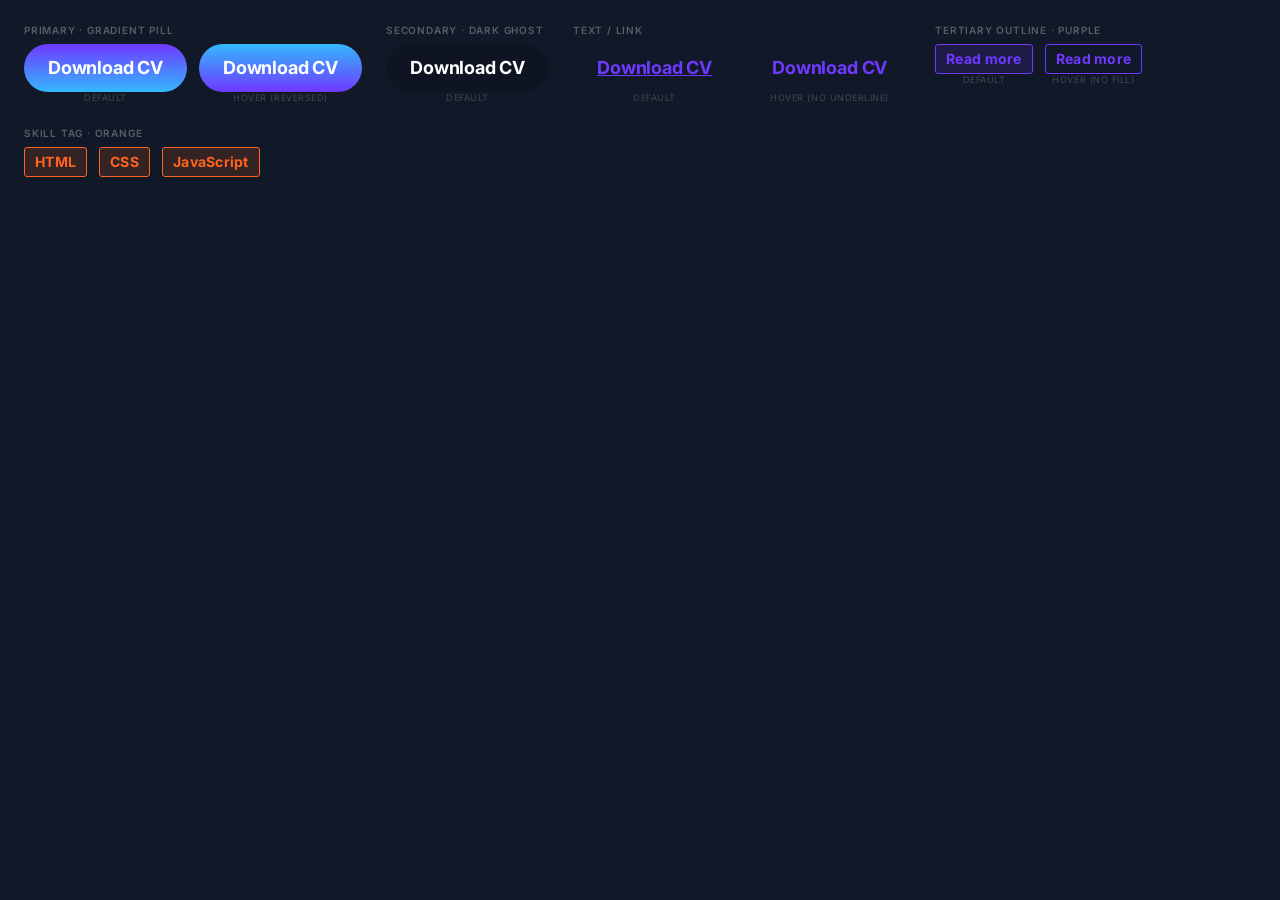
<file: preview/buttons.html>
<!DOCTYPE html>
<html><head><meta charset="UTF-8">
<link href="https://fonts.googleapis.com/css2?family=Inter:wght@400;500;600;700&display=swap" rel="stylesheet">
<style>
  body { margin: 0; background: #111827; font-family: 'Inter', sans-serif; padding: 24px; display: flex; align-items: flex-start; gap: 24px; flex-wrap: wrap; }
  .group { display: flex; flex-direction: column; gap: 8px; }
  .lbl { font-size: 10px; font-weight: 600; color: rgba(255,255,255,0.3); letter-spacing: 0.08em; text-transform: uppercase; }
  .row { display: flex; gap: 12px; align-items: center; }

  /* Primary — gradient pill */
  .btn-primary {
    height: 48px; padding: 0 24px; border-radius: 9999px;
    background: linear-gradient(180deg, #6f39ff 0%, #35b8fe 100%);
    color: #fff; font: 700 18px/1 'Inter'; letter-spacing: -0.01em;
    border: none; cursor: pointer; white-space: nowrap;
  }
  .btn-primary-hover {
    height: 48px; padding: 0 24px; border-radius: 9999px;
    background: linear-gradient(180deg, #35b8fe 0%, #6f39ff 100%);
    color: #fff; font: 700 18px/1 'Inter'; letter-spacing: -0.01em;
    border: none; cursor: pointer; white-space: nowrap;
  }

  /* Secondary — dark ghost pill */
  .btn-secondary {
    height: 48px; padding: 0 24px; border-radius: 9999px;
    background: rgba(0,0,0,0.15);
    color: #fff; font: 700 18px/1 'Inter'; letter-spacing: -0.01em;
    border: none; cursor: pointer; white-space: nowrap;
  }

  /* Text / link */
  .btn-text {
    height: 48px; padding: 0 24px;
    color: #6f39ff; font: 700 18px/1 'Inter'; letter-spacing: -0.01em;
    background: none; border: none; cursor: pointer; text-decoration: underline;
  }
  .btn-text-hover {
    height: 48px; padding: 0 24px;
    color: #6f39ff; font: 700 18px/1 'Inter'; letter-spacing: -0.01em;
    background: none; border: none; cursor: pointer; text-decoration: none;
  }

  /* Tertiary outline — purple */
  .btn-outline {
    height: 30px; padding: 0 10px; border-radius: 3px;
    background: rgba(111,57,255,0.15); border: 1px solid #6f39ff;
    color: #6f39ff; font: 700 14px/1 'Inter'; letter-spacing: 0.02em;
    cursor: pointer;
  }
  .btn-outline-hover {
    height: 30px; padding: 0 10px; border-radius: 3px;
    background: rgba(111,57,255,0); border: 1px solid #6f39ff;
    color: #6f39ff; font: 700 14px/1 'Inter'; letter-spacing: 0.02em;
    cursor: pointer;
  }

  /* Skill tag — orange */
  .btn-skill {
    height: 30px; padding: 0 10px; border-radius: 3px;
    background: rgba(255,100,30,0.15); border: 1px solid #ff641e;
    color: #ff641e; font: 700 14px/1 'Inter'; letter-spacing: 0.02em;
    cursor: pointer; white-space: nowrap;
  }

  .divider { width: 1px; height: 48px; background: rgba(255,255,255,0.08); }
  .divider-sm { width: 1px; height: 30px; background: rgba(255,255,255,0.08); }
  .state { font-size: 9px; color: rgba(255,255,255,0.2); letter-spacing: 0.06em; text-transform: uppercase; text-align: center; }
</style>
</head>
<body>

  <div class="group">
    <div class="lbl">Primary · gradient pill</div>
    <div class="row">
      <div>
        <button class="btn-primary">Download CV</button>
        <div class="state">default</div>
      </div>
      <div>
        <button class="btn-primary-hover">Download CV</button>
        <div class="state">hover (reversed)</div>
      </div>
    </div>
  </div>

  <div class="group">
    <div class="lbl">Secondary · dark ghost</div>
    <div class="row">
      <div>
        <button class="btn-secondary">Download CV</button>
        <div class="state">default</div>
      </div>
    </div>
  </div>

  <div class="group">
    <div class="lbl">Text / link</div>
    <div class="row">
      <div>
        <button class="btn-text">Download CV</button>
        <div class="state">default</div>
      </div>
      <div>
        <button class="btn-text-hover">Download CV</button>
        <div class="state">hover (no underline)</div>
      </div>
    </div>
  </div>

  <div class="group">
    <div class="lbl">Tertiary outline · purple</div>
    <div class="row">
      <div>
        <button class="btn-outline">Read more</button>
        <div class="state">default</div>
      </div>
      <div>
        <button class="btn-outline-hover">Read more</button>
        <div class="state">hover (no fill)</div>
      </div>
    </div>
  </div>

  <div class="group">
    <div class="lbl">Skill tag · orange</div>
    <div class="row">
      <button class="btn-skill">HTML</button>
      <button class="btn-skill">CSS</button>
      <button class="btn-skill">JavaScript</button>
    </div>
  </div>

</body></html>
</file>
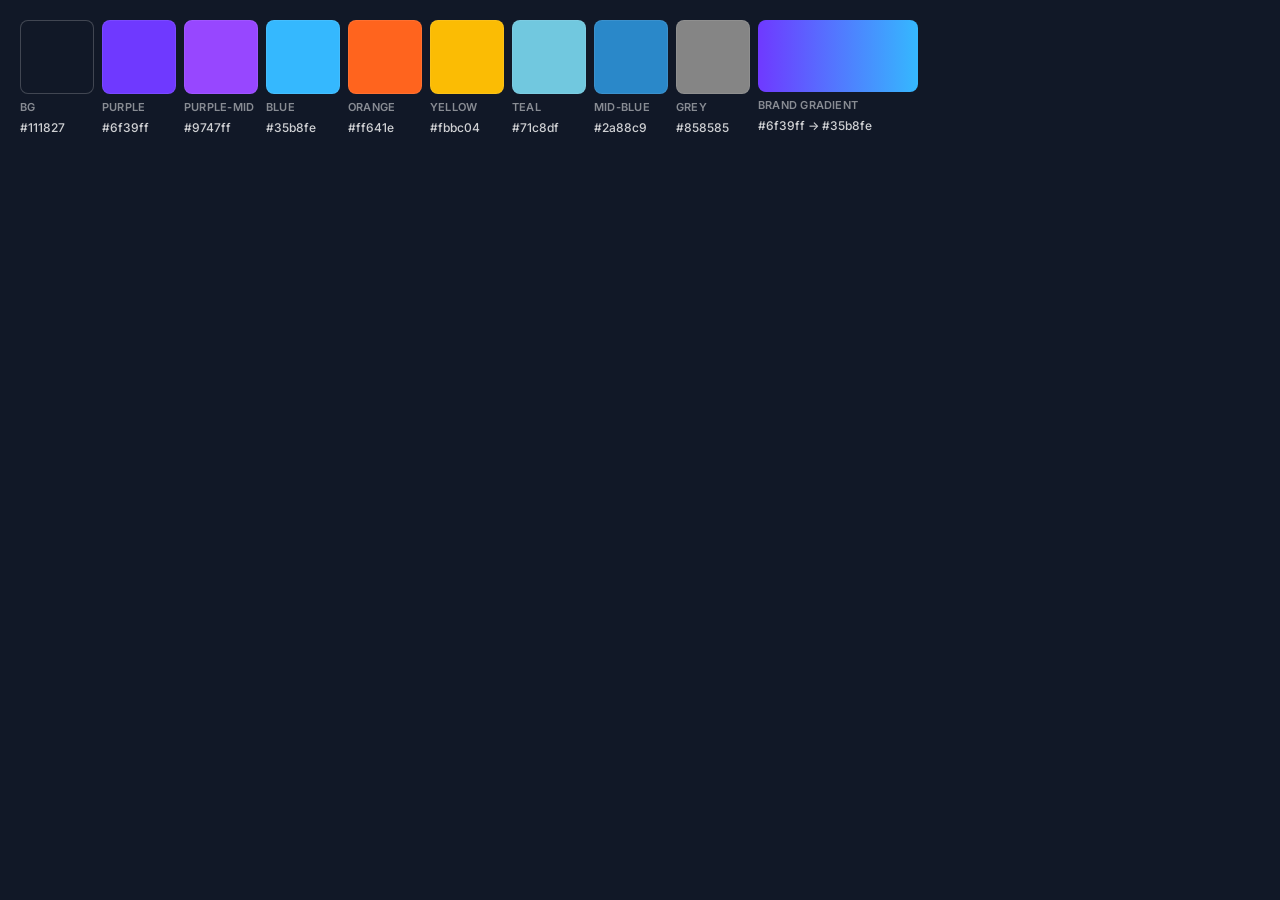
<file: preview/colors-brand.html>
<!DOCTYPE html>
<html><head><meta charset="UTF-8">
<link rel="stylesheet" href="../colors_and_type.css">
<style>
  body { margin: 0; background: #111827; font-family: 'Inter', sans-serif; padding: 20px; }
  .row { display: flex; gap: 8px; flex-wrap: wrap; }
  .swatch { display: flex; flex-direction: column; align-items: flex-start; gap: 6px; }
  .chip { width: 72px; height: 72px; border-radius: 8px; border: 1px solid rgba(255,255,255,0.08); }
  .name { font-size: 11px; font-weight: 600; color: rgba(255,255,255,0.5); letter-spacing: 0.02em; text-transform: uppercase; }
  .hex  { font-size: 12px; color: rgba(255,255,255,0.8); font-weight: 500; }
  .gradient-chip { width: 160px; height: 72px; border-radius: 8px; background: linear-gradient(90deg, #6f39ff 0%, #35b8fe 100%); }
</style>
</head><body>
<div class="row">
  <div class="swatch">
    <div class="chip" style="background:#111827; border:1px solid rgba(255,255,255,0.2)"></div>
    <div class="name">bg</div><div class="hex">#111827</div>
  </div>
  <div class="swatch">
    <div class="chip" style="background:#6f39ff"></div>
    <div class="name">purple</div><div class="hex">#6f39ff</div>
  </div>
  <div class="swatch">
    <div class="chip" style="background:#9747ff"></div>
    <div class="name">purple-mid</div><div class="hex">#9747ff</div>
  </div>
  <div class="swatch">
    <div class="chip" style="background:#35b8fe"></div>
    <div class="name">blue</div><div class="hex">#35b8fe</div>
  </div>
  <div class="swatch">
    <div class="chip" style="background:#ff641e"></div>
    <div class="name">orange</div><div class="hex">#ff641e</div>
  </div>
  <div class="swatch">
    <div class="chip" style="background:#fbbc04"></div>
    <div class="name">yellow</div><div class="hex">#fbbc04</div>
  </div>
  <div class="swatch">
    <div class="chip" style="background:#71c8df"></div>
    <div class="name">teal</div><div class="hex">#71c8df</div>
  </div>
  <div class="swatch">
    <div class="chip" style="background:#2a88c9"></div>
    <div class="name">mid-blue</div><div class="hex">#2a88c9</div>
  </div>
  <div class="swatch">
    <div class="chip" style="background:#858585"></div>
    <div class="name">grey</div><div class="hex">#858585</div>
  </div>
  <div class="swatch">
    <div class="gradient-chip"></div>
    <div class="name">brand gradient</div><div class="hex">#6f39ff → #35b8fe</div>
  </div>
</div>
</body></html>
</file>
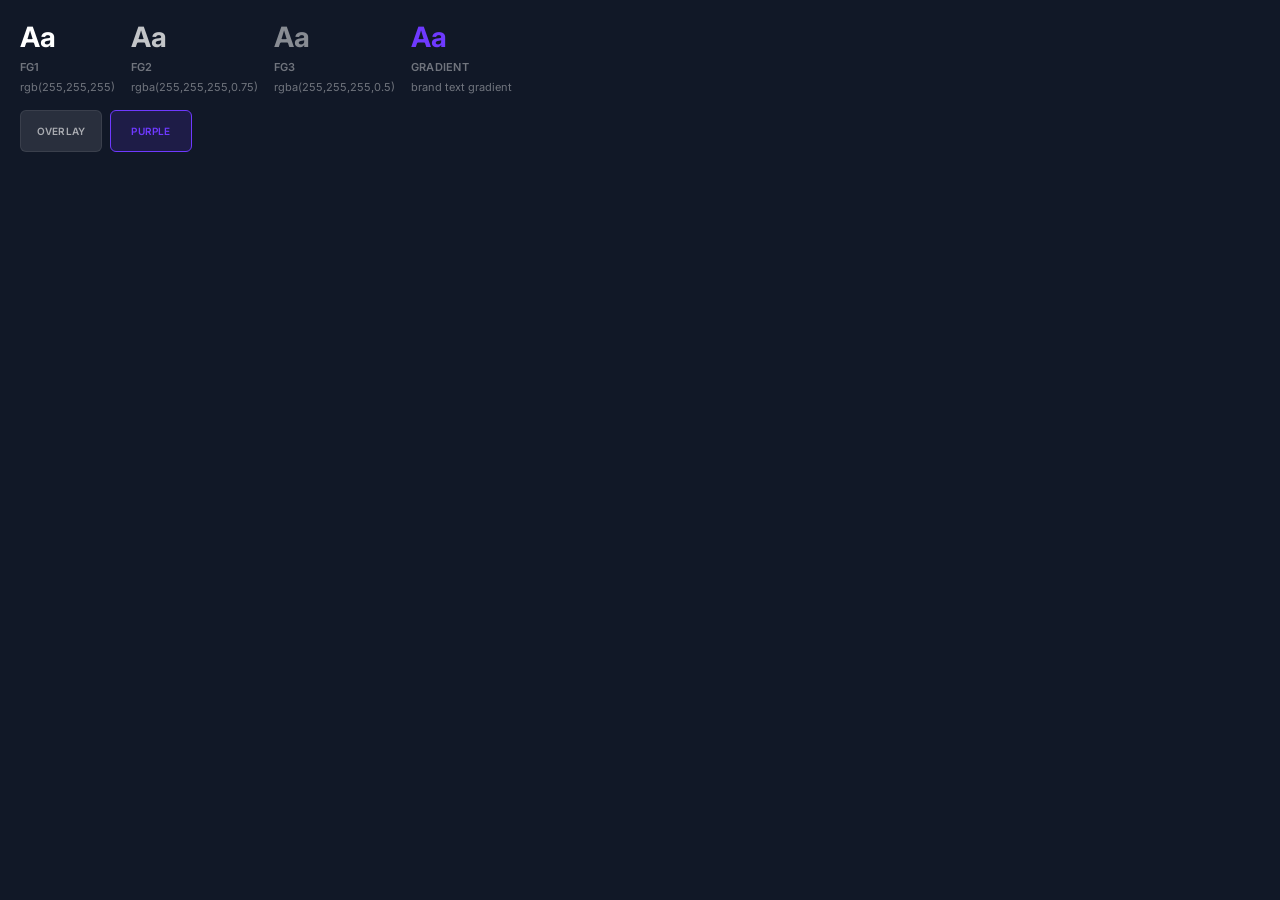
<file: preview/colors-text.html>
<!DOCTYPE html>
<html><head><meta charset="UTF-8">
<link rel="stylesheet" href="../colors_and_type.css">
<style>
  body { margin: 0; background: #111827; font-family: 'Inter', sans-serif; padding: 20px; }
  .row { display: flex; gap: 16px; flex-wrap: wrap; align-items: flex-end; }
  .item { display: flex; flex-direction: column; gap: 6px; }
  .sample { font-size: 28px; font-weight: 700; }
  .label { font-size: 11px; font-weight: 600; color: rgba(255,255,255,0.4); letter-spacing: 0.02em; text-transform: uppercase; }
  .sub   { font-size: 11px; color: rgba(255,255,255,0.4); }
  .surfaces { display: flex; gap: 8px; margin-top: 4px; }
  .chip { height: 40px; width: 80px; border-radius: 6px; border: 1px solid rgba(255,255,255,0.08); display: flex; align-items: center; justify-content: center; font-size: 10px; font-weight: 600; letter-spacing: 0.02em; }
</style>
</head><body>
<div class="row">
  <div class="item">
    <div class="sample" style="color:#ffffff">Aa</div>
    <div class="label">fg1</div><div class="sub">rgb(255,255,255)</div>
  </div>
  <div class="item">
    <div class="sample" style="color:rgba(255,255,255,0.75)">Aa</div>
    <div class="label">fg2</div><div class="sub">rgba(255,255,255,0.75)</div>
  </div>
  <div class="item">
    <div class="sample" style="color:rgba(255,255,255,0.5)">Aa</div>
    <div class="label">fg3</div><div class="sub">rgba(255,255,255,0.5)</div>
  </div>
  <div class="item">
    <div class="sample" style="background:linear-gradient(86.58deg,#6f39ff 32.64%,#35b8fe 60.62%);-webkit-background-clip:text;-webkit-text-fill-color:transparent;background-clip:text;">Aa</div>
    <div class="label">gradient</div><div class="sub">brand text gradient</div>
  </div>
</div>
<div class="surfaces" style="margin-top:16px">
  <div class="chip" style="background:rgba(255,255,255,0.1);color:rgba(255,255,255,0.6)">OVERLAY</div>
  <div class="chip" style="background:rgba(111,57,255,0.15);border:1px solid #6f39ff;color:#6f39ff">PURPLE</div>
</div>
</body></html>
</file>
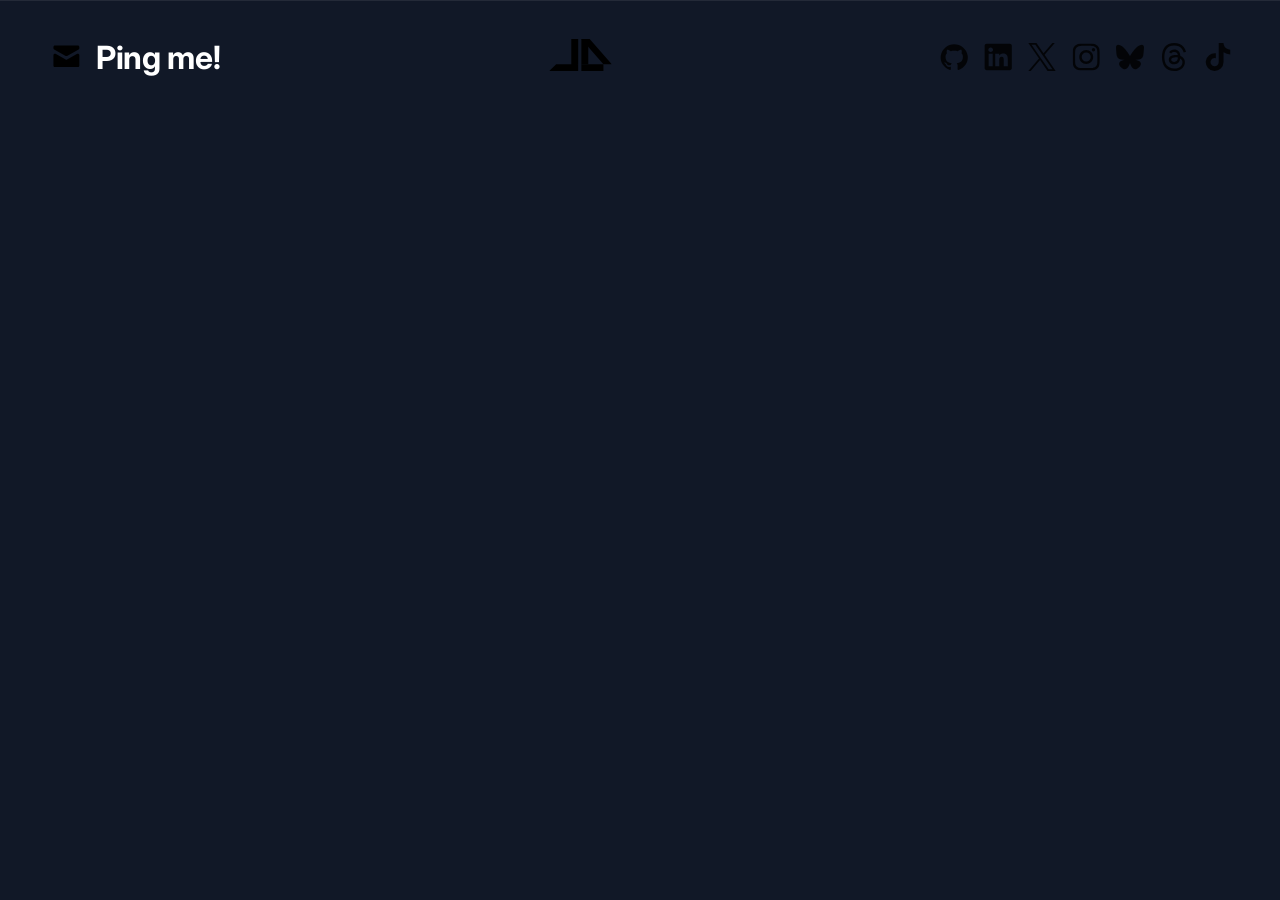
<file: preview/footer.html>
<!DOCTYPE html>
<html><head><meta charset="UTF-8">
<link rel="stylesheet" href="../colors_and_type.css">
<style>
  body { margin: 0; background: #111827; font-family: 'Inter', sans-serif; }
  footer {
    display: flex; align-items: center; justify-content: space-between;
    height: 112px; padding: 0 48px; background: #111827;
    border-top: 1px solid rgba(255,255,255,0.08);
  }
  .ping { font-size: 32px; font-weight: 700; color: #fff; letter-spacing: -0.01em; display: flex; align-items: center; gap: 12px; }
  .ping img { width: 36px; height: 36px; filter: invert(1); }
  .logo img { height: 32px; filter: invert(1); }
  .social { display: flex; gap: 16px; align-items: center; }
  .social img { width: 28px; height: 28px; filter: invert(1); opacity: 0.8; }
</style>
</head><body>
  <footer>
    <div class="ping">
      <img src="../assets/icons/envelope.svg" alt="">
      Ping me!
    </div>
    <div class="logo">
      <img src="../assets/julian-aijal-logo.svg" alt="Julian Aijal">
    </div>
    <div class="social">
      <img src="../assets/icons/github.svg" alt="GitHub">
      <img src="../assets/icons/linkedin.svg" alt="LinkedIn">
      <img src="../assets/icons/x.svg" alt="X">
      <img src="../assets/icons/instagram.svg" alt="Instagram">
      <img src="../assets/icons/bluesky.svg" alt="Bluesky">
      <img src="../assets/icons/threads.svg" alt="Threads">
      <img src="../assets/icons/tiktok.svg" alt="TikTok">
    </div>
  </footer>
</body></html>
</file>
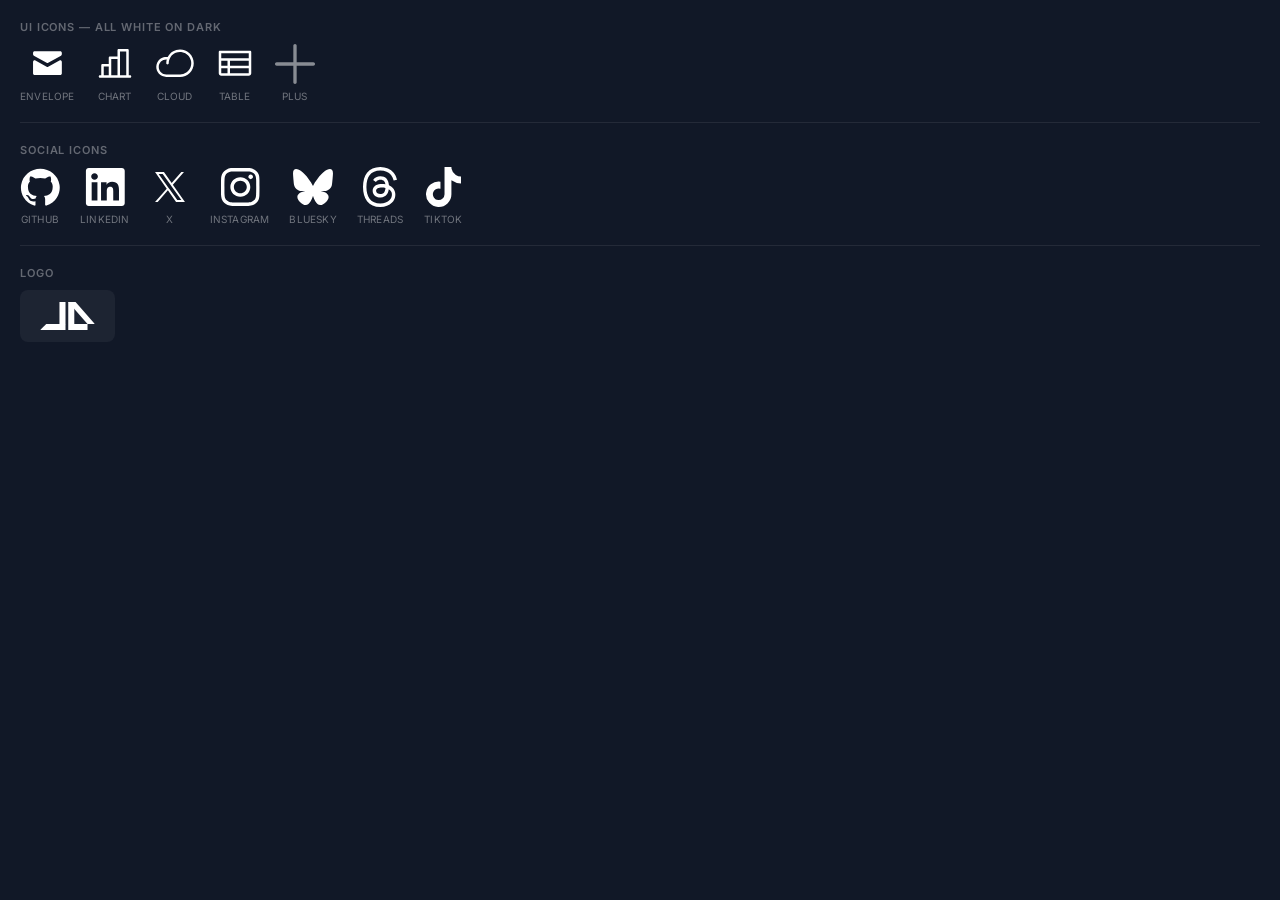
<file: preview/icons.html>
<!DOCTYPE html>
<html><head><meta charset="UTF-8">
<link href="https://fonts.googleapis.com/css2?family=Inter:wght@400;600;700&display=swap" rel="stylesheet">
<style>
  body { margin: 0; background: #111827; font-family: 'Inter', sans-serif; padding: 20px; display: flex; flex-direction: column; gap: 20px; }
  .section-label { font-size: 11px; font-weight: 600; color: rgba(255,255,255,0.35); letter-spacing: 0.08em; text-transform: uppercase; margin-bottom: 10px; }
  .grid { display: flex; flex-wrap: wrap; gap: 20px; }
  .item { display: flex; flex-direction: column; align-items: center; gap: 6px; }
  .icon-wrap { width: 40px; height: 40px; display: flex; align-items: center; justify-content: center; }
  .icon-wrap img { width: 100%; height: 100%; object-fit: contain; filter: brightness(0) invert(1); }
  .name { font-size: 10px; color: rgba(255,255,255,0.4); letter-spacing: 0.02em; text-transform: uppercase; }
  .divider { height: 1px; background: rgba(255,255,255,0.08); }
  .logo-wrap { background: rgba(255,255,255,0.05); border-radius: 8px; padding: 12px 20px; display: inline-flex; }
  .logo-wrap img { height: 28px; }
</style>
</head>
<body>

  <div>
    <div class="section-label">UI icons — all white on dark</div>
    <div class="grid">
      <div class="item"><div class="icon-wrap"><img src="../assets/icons/envelope.svg" alt=""></div><div class="name">envelope</div></div>
      <div class="item"><div class="icon-wrap"><img src="../assets/icons/chart.svg" alt=""></div><div class="name">chart</div></div>
      <div class="item"><div class="icon-wrap"><img src="../assets/icons/cloud.svg" alt=""></div><div class="name">cloud</div></div>
      <div class="item"><div class="icon-wrap"><img src="../assets/icons/table.svg" alt=""></div><div class="name">table</div></div>
      <div class="item"><div class="icon-wrap"><img src="../assets/icons/plus.svg" alt=""></div><div class="name">plus</div></div>
    </div>
  </div>

  <div class="divider"></div>

  <div>
    <div class="section-label">Social icons</div>
    <div class="grid">
      <div class="item"><div class="icon-wrap"><img src="../assets/icons/github.svg" alt=""></div><div class="name">github</div></div>
      <div class="item"><div class="icon-wrap"><img src="../assets/icons/linkedin.svg" alt=""></div><div class="name">linkedin</div></div>
      <div class="item"><div class="icon-wrap"><img src="../assets/icons/x.svg" alt=""></div><div class="name">x</div></div>
      <div class="item"><div class="icon-wrap"><img src="../assets/icons/instagram.svg" alt=""></div><div class="name">instagram</div></div>
      <div class="item"><div class="icon-wrap"><img src="../assets/icons/bluesky.svg" alt=""></div><div class="name">bluesky</div></div>
      <div class="item"><div class="icon-wrap"><img src="../assets/icons/threads.svg" alt=""></div><div class="name">threads</div></div>
      <div class="item"><div class="icon-wrap"><img src="../assets/icons/tiktok.svg" alt=""></div><div class="name">tiktok</div></div>
    </div>
  </div>

  <div class="divider"></div>

  <div>
    <div class="section-label">Logo</div>
    <div class="logo-wrap">
      <img src="../assets/julian-aijal-logo.svg" alt="Julian Aijal" style="filter:none">
    </div>
  </div>

</body></html>
</file>
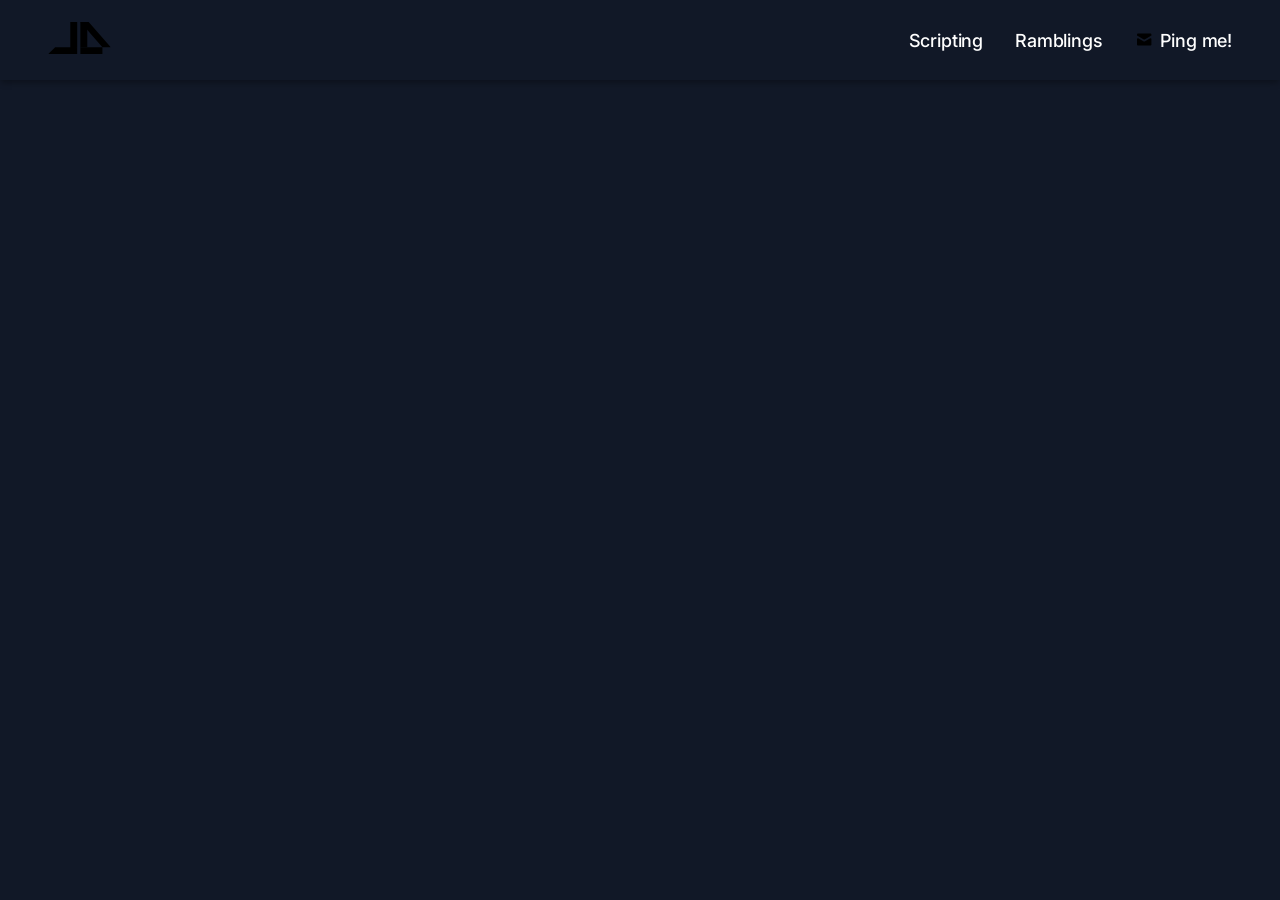
<file: preview/navigation.html>
<!DOCTYPE html>
<html><head><meta charset="UTF-8">
<link rel="stylesheet" href="../colors_and_type.css">
<style>
  body { margin: 0; background: #111827; font-family: 'Inter', sans-serif; }
  nav {
    display: flex; align-items: center; justify-content: space-between;
    height: 80px; padding: 0 48px; background: #111827;
    box-shadow: 0 4px 6px -1px rgba(0,0,0,0.3);
  }
  .logo img { height: 32px; filter: invert(1); }
  .menu { display: flex; gap: 32px; align-items: center; }
  .menu a { color: #fff; font-size: 18px; font-weight: 500; text-decoration: none; letter-spacing: -0.01em; }
  .contact { display: flex; align-items: center; gap: 6px; }
  .contact img { width: 20px; height: 20px; filter: invert(1); }
</style>
</head><body>
  <nav>
    <div class="logo">
      <img src="../assets/julian-aijal-logo.svg" alt="Julian Aijal">
    </div>
    <div class="menu">
      <a href="#">Scripting</a>
      <a href="#">Ramblings</a>
      <div class="contact">
        <img src="../assets/icons/envelope.svg" alt="">
        <a href="#">Ping me!</a>
      </div>
    </div>
  </nav>
</body></html>
</file>
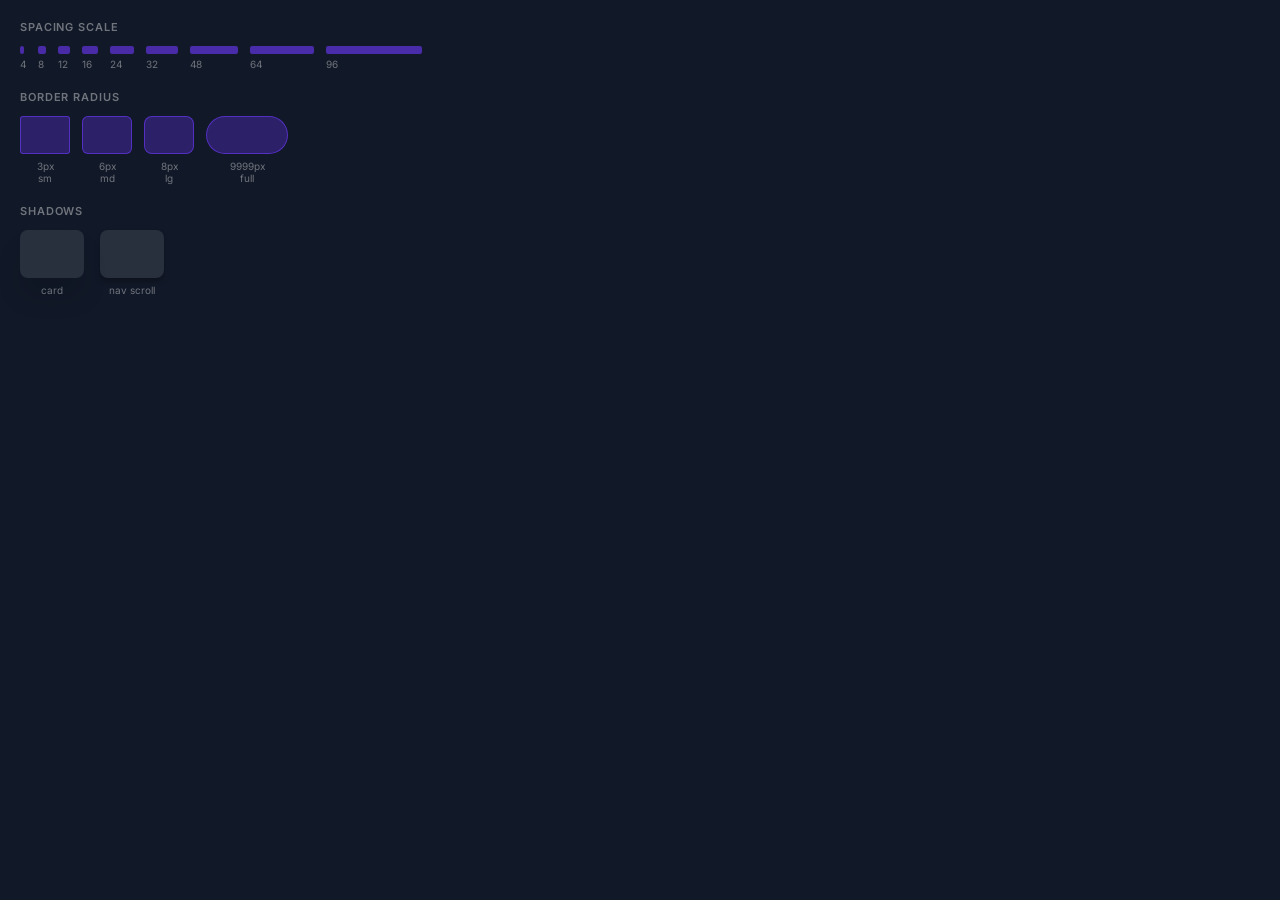
<file: preview/spacing.html>
<!DOCTYPE html>
<html><head><meta charset="UTF-8">
<link rel="stylesheet" href="../colors_and_type.css">
<style>
  body { margin: 0; background: #111827; font-family: 'Inter', sans-serif; padding: 20px; }
  .section { margin-bottom: 20px; }
  .title { font-size: 11px; font-weight: 600; color: rgba(255,255,255,0.4); letter-spacing: 0.08em; text-transform: uppercase; margin-bottom: 12px; }
  /* Spacing */
  .sp-row { display: flex; gap: 12px; align-items: flex-end; }
  .sp-item { display: flex; flex-direction: column; align-items: flex-start; gap: 4px; }
  .sp-bar  { background: rgba(111,57,255,0.6); border-radius: 2px; height: 8px; }
  .sp-lbl  { font-size: 10px; color: rgba(255,255,255,0.4); }
  /* Radius */
  .rad-row { display: flex; gap: 12px; align-items: flex-end; flex-wrap: wrap; }
  .rad-item { display: flex; flex-direction: column; align-items: center; gap: 6px; }
  .rad-box  { width: 48px; height: 36px; background: rgba(111,57,255,0.3); border: 1px solid rgba(111,57,255,0.6); }
  .rad-lbl  { font-size: 10px; color: rgba(255,255,255,0.4); text-align: center; }
  /* Shadow */
  .shad-row { display: flex; gap: 16px; }
  .shad-item { display: flex; flex-direction: column; gap: 6px; align-items: center; }
  .shad-box  { width: 64px; height: 48px; background: rgba(255,255,255,0.1); border-radius: 8px; }
  .shad-lbl  { font-size: 10px; color: rgba(255,255,255,0.4); }
</style>
</head><body>
  <div class="section">
    <div class="title">Spacing scale</div>
    <div class="sp-row">
      <div class="sp-item"><div class="sp-bar" style="width:4px"></div><div class="sp-lbl">4</div></div>
      <div class="sp-item"><div class="sp-bar" style="width:8px"></div><div class="sp-lbl">8</div></div>
      <div class="sp-item"><div class="sp-bar" style="width:12px"></div><div class="sp-lbl">12</div></div>
      <div class="sp-item"><div class="sp-bar" style="width:16px"></div><div class="sp-lbl">16</div></div>
      <div class="sp-item"><div class="sp-bar" style="width:24px"></div><div class="sp-lbl">24</div></div>
      <div class="sp-item"><div class="sp-bar" style="width:32px"></div><div class="sp-lbl">32</div></div>
      <div class="sp-item"><div class="sp-bar" style="width:48px"></div><div class="sp-lbl">48</div></div>
      <div class="sp-item"><div class="sp-bar" style="width:64px"></div><div class="sp-lbl">64</div></div>
      <div class="sp-item"><div class="sp-bar" style="width:96px"></div><div class="sp-lbl">96</div></div>
    </div>
  </div>
  <div class="section">
    <div class="title">Border radius</div>
    <div class="rad-row">
      <div class="rad-item"><div class="rad-box" style="border-radius:3px"></div><div class="rad-lbl">3px<br>sm</div></div>
      <div class="rad-item"><div class="rad-box" style="border-radius:6px"></div><div class="rad-lbl">6px<br>md</div></div>
      <div class="rad-item"><div class="rad-box" style="border-radius:8px"></div><div class="rad-lbl">8px<br>lg</div></div>
      <div class="rad-item"><div class="rad-box" style="width:80px;border-radius:9999px"></div><div class="rad-lbl">9999px<br>full</div></div>
    </div>
  </div>
  <div class="section">
    <div class="title">Shadows</div>
    <div class="shad-row">
      <div class="shad-item">
        <div class="shad-box" style="box-shadow:0px 20px 24px 0px rgba(0,0,0,0.10)"></div>
        <div class="shad-lbl">card</div>
      </div>
      <div class="shad-item">
        <div class="shad-box" style="box-shadow:0 4px 6px -1px rgba(0,0,0,0.3)"></div>
        <div class="shad-lbl">nav scroll</div>
      </div>
    </div>
  </div>
</body></html>
</file>
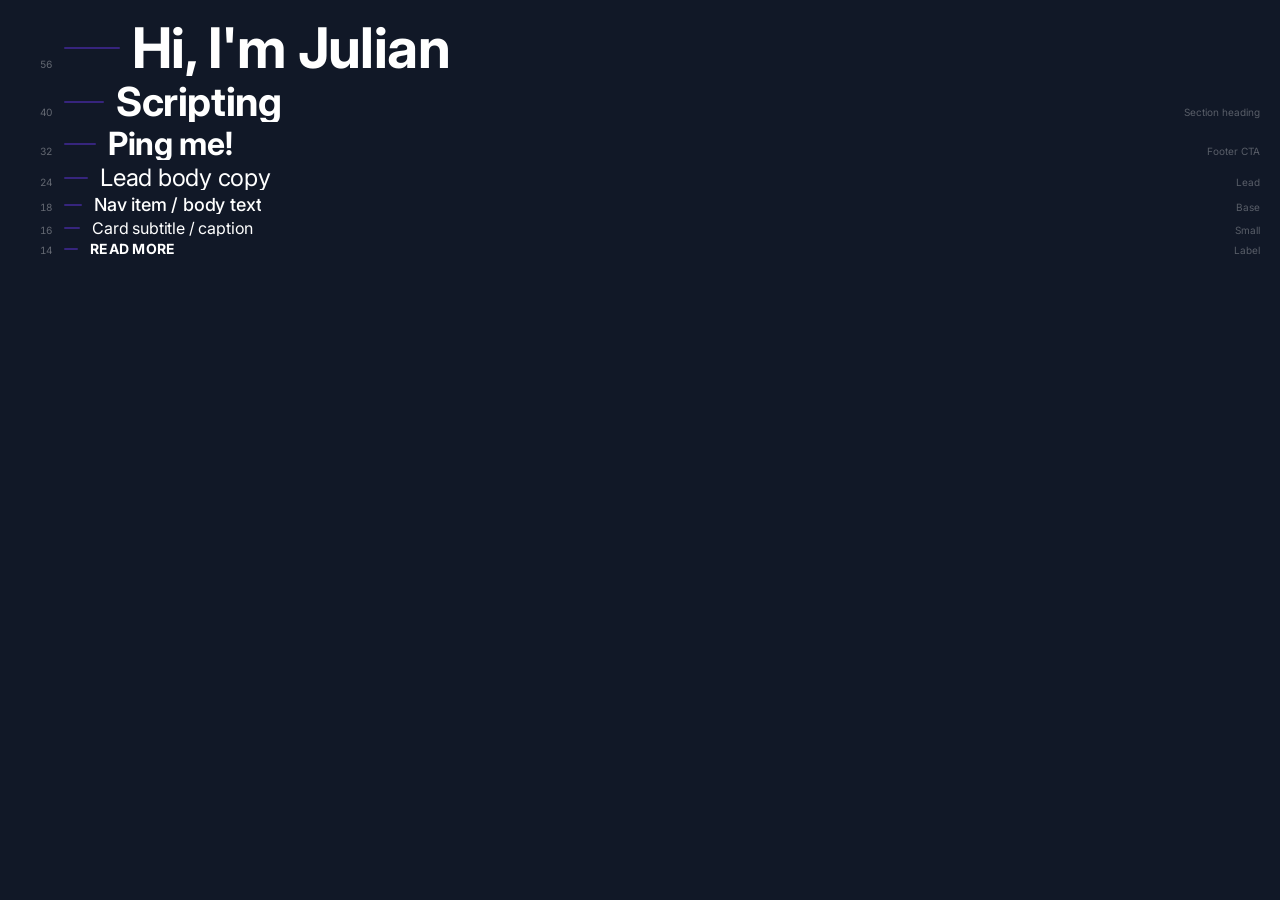
<file: preview/type-scale.html>
<!DOCTYPE html>
<html><head><meta charset="UTF-8">
<link rel="stylesheet" href="../colors_and_type.css">
<style>
  body { margin: 0; background: #111827; font-family: 'Inter', sans-serif; padding: 20px; }
  .row { display: flex; flex-direction: column; gap: 6px; }
  .item { display: flex; align-items: baseline; gap: 12px; }
  .size { font-size: 10px; color: rgba(255,255,255,0.35); width: 32px; flex-shrink: 0; text-align: right; font-variant-numeric: tabular-nums; }
  .bar { height: 2px; background: rgba(111,57,255,0.4); align-self: center; flex-shrink: 0; border-radius: 1px; }
  .text { color: white; letter-spacing: -0.01em; white-space: nowrap; overflow: hidden; }
  .meta { font-size: 10px; color: rgba(255,255,255,0.3); margin-left: auto; flex-shrink: 0; }
</style>
</head><body>
<div class="row">
  <div class="item">
    <div class="size">56</div>
    <div class="bar" style="width:56px"></div>
    <div class="text" style="font-size:56px;font-weight:700;line-height:1">Hi, I'm Julian</div>
  </div>
  <div class="item">
    <div class="size">40</div>
    <div class="bar" style="width:40px"></div>
    <div class="text" style="font-size:40px;font-weight:700;line-height:1">Scripting</div>
    <div class="meta">Section heading</div>
  </div>
  <div class="item">
    <div class="size">32</div>
    <div class="bar" style="width:32px"></div>
    <div class="text" style="font-size:32px;font-weight:700;line-height:1">Ping me!</div>
    <div class="meta">Footer CTA</div>
  </div>
  <div class="item">
    <div class="size">24</div>
    <div class="bar" style="width:24px"></div>
    <div class="text" style="font-size:24px;font-weight:400;line-height:1">Lead body copy</div>
    <div class="meta">Lead</div>
  </div>
  <div class="item">
    <div class="size">18</div>
    <div class="bar" style="width:18px"></div>
    <div class="text" style="font-size:18px;font-weight:500;line-height:1">Nav item / body text</div>
    <div class="meta">Base</div>
  </div>
  <div class="item">
    <div class="size">16</div>
    <div class="bar" style="width:16px"></div>
    <div class="text" style="font-size:16px;font-weight:400;line-height:1">Card subtitle / caption</div>
    <div class="meta">Small</div>
  </div>
  <div class="item">
    <div class="size">14</div>
    <div class="bar" style="width:14px"></div>
    <div class="text" style="font-size:14px;font-weight:700;letter-spacing:0.02em;line-height:1">READ MORE</div>
    <div class="meta">Label</div>
  </div>
</div>
</body></html>
</file>
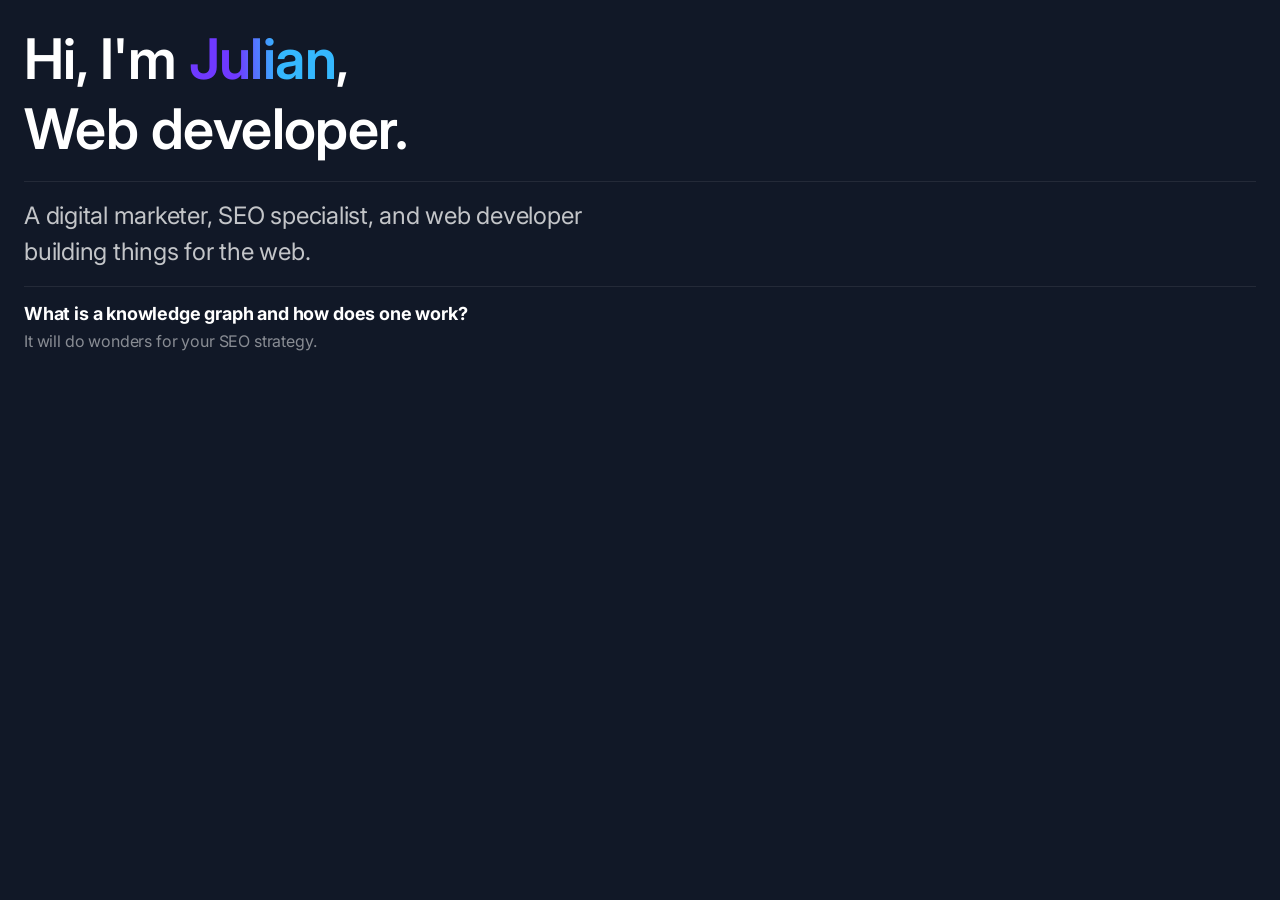
<file: preview/type-specimens.html>
<!DOCTYPE html>
<html><head><meta charset="UTF-8">
<link rel="stylesheet" href="../colors_and_type.css">
<style>
  body { margin: 0; background: #111827; font-family: 'Inter', sans-serif; padding: 24px; }
  .divider { height: 1px; background: rgba(255,255,255,0.08); margin: 16px 0; }
</style>
</head><body>
  <div style="font-size:56px;font-weight:600;line-height:4.4rem;letter-spacing:-0.01em;color:#fff">
    Hi, I'm <span style="background:linear-gradient(86.58deg,#6f39ff 32.64%,#35b8fe 60.62%);-webkit-background-clip:text;-webkit-text-fill-color:transparent;background-clip:text;">Julian</span>,<br>Web developer.
  </div>
  <div class="divider"></div>
  <div style="font-size:24px;font-weight:400;line-height:36px;letter-spacing:-0.01em;color:rgba(255,255,255,0.75);max-width:560px">
    A digital marketer, SEO specialist, and web developer building things for the web.
  </div>
  <div class="divider"></div>
  <div style="font-size:18px;font-weight:700;line-height:22px;letter-spacing:-0.01em;color:#fff">
    What is a knowledge graph and how does one work?
  </div>
  <div style="font-size:16px;font-weight:400;line-height:24px;letter-spacing:-0.01em;color:rgba(255,255,255,0.5);margin-top:4px">
    It will do wonders for your SEO strategy.
  </div>
</body></html>
</file>
<file: colors_and_type.css>
/* ============================================================
   Julian Aijal Design System — Colors & Typography
   Source: Figma "Julian Portfolio.fig" + github.com/julianaijal/julianaijal.com
   ============================================================ */

@import url('https://fonts.googleapis.com/css2?family=Inter:wght@400;500;600;700&display=swap');

/* ─────────────────────────────────────────
   BASE COLOR TOKENS
───────────────────────────────────────── */
:root {
  /* Brand palette */
  --color-bg:         #111827;   /* Dark navy — primary surface */
  --color-purple:     #6f39ff;   /* Brand purple — primary accent */
  --color-purple-mid: #9747ff;   /* Mid purple — strokes / highlights */
  --color-blue:       #35b8fe;   /* Bright blue — gradient end, accent */
  --color-orange:     #ff641e;   /* Orange — tertiary accent */
  --color-yellow:     #fbbc04;   /* Yellow — tertiary accent */
  --color-teal:       #71c8df;   /* Teal — data/chart accent */
  --color-mid-blue:   #2a88c9;   /* Mid blue — data/chart accent */
  --color-grey:       #858585;   /* Neutral grey */

  /* Text */
  --color-text-primary:   #ffffff;
  --color-text-secondary: rgba(255,255,255,0.75);
  --color-text-muted:     rgba(255,255,255,0.50);
  --color-text-dark:      #111827;

  /* Surfaces */
  --color-surface-overlay: rgba(255,255,255,0.10);
  --color-surface-purple:  rgba(111,57,255,0.15);

  /* Gradients */
  --gradient-brand: linear-gradient(90deg, #6f39ff 0%, #35b8fe 100%);
  --gradient-brand-text: linear-gradient(86.58deg, #6f39ff 32.64%, #35b8fe 60.62%);
  --gradient-button: linear-gradient(180deg, #6f39ff 0%, #35b8fe 100%);

  /* ─────────────────────────────────────────
     SEMANTIC COLOR TOKENS
  ───────────────────────────────────────── */
  --fg1:        var(--color-text-primary);
  --fg2:        var(--color-text-secondary);
  --fg3:        var(--color-text-muted);
  --bg:         var(--color-bg);
  --accent:     var(--color-purple);
  --accent2:    var(--color-blue);
  --border:     var(--color-purple);
  --card-bg:    var(--color-surface-overlay);

  /* ─────────────────────────────────────────
     TYPOGRAPHY TOKENS
  ───────────────────────────────────────── */
  --font-sans: 'Inter', -apple-system, BlinkMacSystemFont, 'Segoe UI', sans-serif;
  --font-mono: 'SF Mono', 'Fira Code', 'Cascadia Code', monospace;

  /* Font weights */
  --fw-regular:   400;
  --fw-medium:    500;
  --fw-semibold:  600;
  --fw-bold:      700;

  /* Type scale */
  --text-xs:   14px;
  --text-sm:   16px;
  --text-base: 18px;
  --text-lg:   24px;
  --text-xl:   32px;
  --text-2xl:  40px;
  --text-3xl:  56px;

  /* Line heights */
  --lh-tight:  1.15;
  --lh-snug:   1.2;
  --lh-normal: 1.5;

  /* Letter spacing */
  --ls-tight: -0.01em;
  --ls-wide:  0.02em;

  /* ─────────────────────────────────────────
     SPACING & LAYOUT
  ───────────────────────────────────────── */
  --space-1:  4px;
  --space-2:  8px;
  --space-3:  12px;
  --space-4:  16px;
  --space-5:  24px;
  --space-6:  32px;
  --space-7:  48px;
  --space-8:  64px;
  --space-9:  96px;

  --max-width: 70rem;   /* 1120px — matches $max-width in SCSS */

  /* ─────────────────────────────────────────
     BORDER RADIUS
  ───────────────────────────────────────── */
  --radius-sm:  3px;
  --radius-md:  6px;
  --radius-lg:  8px;
  --radius-full: 9999px;

  /* ─────────────────────────────────────────
     SHADOWS
  ───────────────────────────────────────── */
  --shadow-card: 0px 20px 24px 0px rgba(0,0,0,0.10);
}

/* ─────────────────────────────────────────
   SEMANTIC TYPE STYLES
───────────────────────────────────────── */

/* H1 — Hero title */
.h1, h1 {
  font-family: var(--font-sans);
  font-size: var(--text-3xl);       /* 56px */
  font-weight: var(--fw-semibold);
  line-height: 4.4rem;
  letter-spacing: var(--ls-tight);
  color: var(--fg1);
}

/* H2 — Section heading */
.h2, h2 {
  font-family: var(--font-sans);
  font-size: var(--text-2xl);       /* 40px */
  font-weight: var(--fw-bold);
  line-height: 48px;
  letter-spacing: var(--ls-tight);
  color: var(--fg1);
}

/* H3 — Card/sub-heading */
.h3, h3 {
  font-family: var(--font-sans);
  font-size: var(--text-xl);        /* 32px */
  font-weight: var(--fw-bold);
  line-height: 48px;
  letter-spacing: var(--ls-tight);
  color: var(--fg1);
}

/* H4 — Card title */
.h4, h4 {
  font-family: var(--font-sans);
  font-size: var(--text-base);      /* 18px */
  font-weight: var(--fw-bold);
  line-height: 22px;
  letter-spacing: var(--ls-tight);
  color: var(--fg1);
}

/* Lead / intro paragraph */
.lead {
  font-family: var(--font-sans);
  font-size: var(--text-lg);        /* 24px */
  font-weight: var(--fw-regular);
  line-height: 36px;
  letter-spacing: var(--ls-tight);
  color: var(--fg2);
}

/* Body */
.body, p {
  font-family: var(--font-sans);
  font-size: var(--text-base);      /* 18px */
  font-weight: var(--fw-regular);
  line-height: 27px;
  letter-spacing: var(--ls-tight);
  color: var(--fg2);
}

/* Small / caption */
.small, small {
  font-family: var(--font-sans);
  font-size: var(--text-sm);        /* 16px */
  font-weight: var(--fw-regular);
  line-height: 20px;
  letter-spacing: var(--ls-tight);
  color: var(--fg3);
}

/* Label / eyebrow */
.label {
  font-family: var(--font-sans);
  font-size: var(--text-xs);        /* 14px */
  font-weight: var(--fw-bold);
  line-height: 14px;
  letter-spacing: var(--ls-wide);
  color: var(--fg3);
  text-transform: uppercase;
}

/* Nav item */
.nav-item {
  font-family: var(--font-sans);
  font-size: var(--text-base);      /* 18px */
  font-weight: var(--fw-medium);
  line-height: 100%;
  color: var(--fg1);
}

/* Name gradient — used in hero */
.gradient-text {
  background: var(--gradient-brand-text);
  -webkit-background-clip: text;
  -webkit-text-fill-color: transparent;
  background-clip: text;
}

/* Code */
code, .code {
  font-family: var(--font-mono);
  font-size: var(--text-sm);
  background: var(--color-surface-overlay);
  padding: 2px 6px;
  border-radius: var(--radius-sm);
  color: var(--color-blue);
}
</file>
